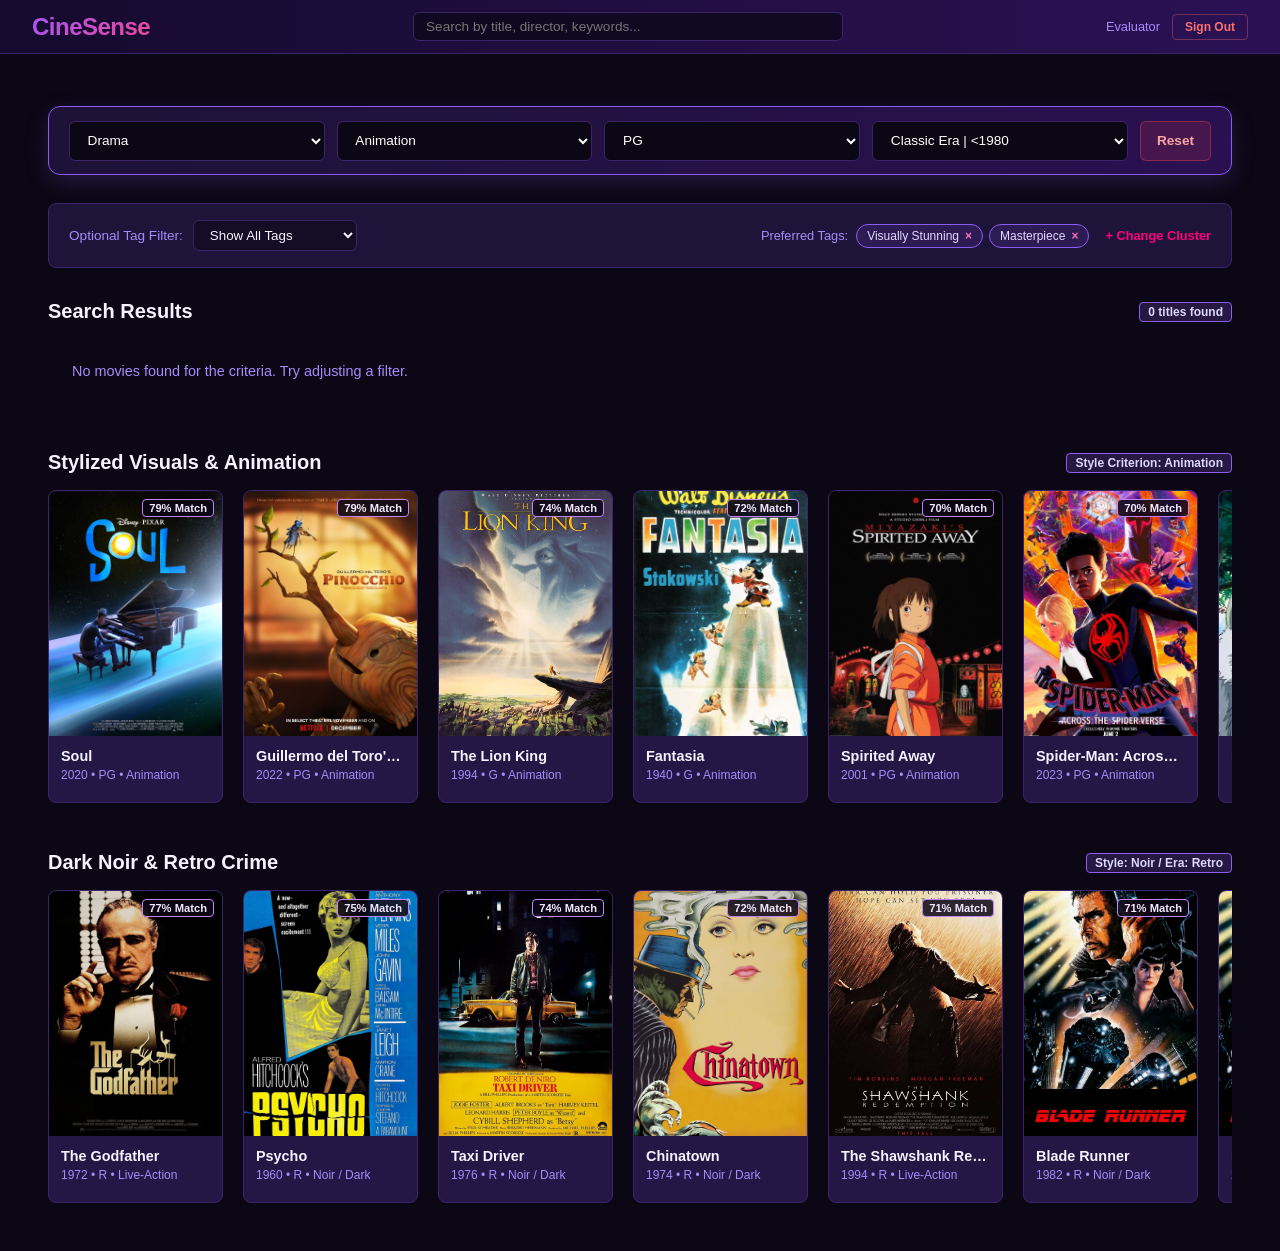
<file: dashboard.html>
<!DOCTYPE html>
<html lang="en">
<head>
  <meta charset="UTF-8">
  <title>Dashboard | CineSense</title>
  <link rel="stylesheet" href="style.css">
  <script src="movies-data.js"></script>
</head>

<body>
  <nav class="cs-nav">
    <div style="display:flex; align-items:center; gap:1.5rem;">
      <a href="index.html" class="cs-brand">CineSense</a>
    </div>
    
    <div class="cs-nav-search">
      <input type="text" id="text-search-input" placeholder="Search by title, director, keywords..." oninput="runPrimarySearch()">
    </div>

    <div style="display: flex; align-items: center; gap: 12px;">
      <span class="cs-user-pill" id="dashboard-user"></span>
      <button class="btn-signout" onclick="handleSignOut()">Sign Out</button>
    </div>
  </nav>

  <div class="dashboard-wrap">
    <div class="primary-search-panel">
      <div class="search-criteria-grid">
        <div class="criteria-selector">
          <select id="filter-genre" onchange="runPrimarySearch()">
            <option value="ALL">All Genres</option>
            <option value="Drama" selected>Drama</option>
            <option value="Action">Action</option>
            <option value="Adventure">Adventure</option>
            <option value="Animation">Animation</option>
            <option value="Comedy">Comedy</option>
            <option value="Crime">Crime</option>
            <option value="Documentary">Documentary</option>
            <option value="Family">Family</option>
            <option value="Fantasy">Fantasy</option>
            <option value="Mystery">Mystery</option>
            <option value="Romance">Romance</option>
            <option value="Sci-Fi">Sci-Fi</option>
            <option value="Thriller">Thriller</option>
          </select>
        </div>

        <div class="criteria-selector">
          <select id="filter-style" onchange="runPrimarySearch()">
            <option value="ALL">All Styles</option>
            <option value="Live-Action">Live-Action</option>
            <option value="Animation">Animation</option>
            <option value="Noir / Dark">Noir / Dark</option>
            <option value="Experimental">Experimental</option>
          </select>
        </div>

        <div class="criteria-selector">
          <select id="filter-age" onchange="runPrimarySearch()">
            <option value="ALL">All Age Ratings</option>
            <option value="G">G</option>
            <option value="PG">PG</option>
            <option value="PG-13">PG-13</option>
            <option value="R">R</option>
          </select>
        </div>

        <div class="criteria-selector">
          <select id="filter-era" onchange="runPrimarySearch()">
            <option value="ALL">All Eras</option>
            <option value="Classic">Classic Era | &lt;1980</option>
            <option value="Retro 80s-90s">Retro Era | 1980 – 1999</option>
            <option value="2000s">Modern Era | 2000 – 2015</option>
            <option value="Contemporary">Contemporary | 2016 – Present</option>
          </select>
        </div>

        <div>
          <button class="btn-reset-filters" onclick="resetFilters()">Reset</button>
        </div>
      </div>
    </div>

    <div class="tag-control-bar">
      <div class="tag-dropdown-group">
        <label style="font-size: 0.85rem; color: var(--cs-text-muted);">Optional Tag Filter:</label>
        <select id="community-tag-select" onchange="filterByDropdownTag(this.value)">
          <option value="ALL">Show All Tags</option>
        </select>
      </div>

      <div style="display: flex; align-items: center; gap: 8px;">
        <span style="font-size: 0.8rem; color: var(--cs-text-muted);">Preferred Tags:</span>
        <div class="active-preference-chips" id="preference-chips"></div>
        <a href="preferences.html" style="font-size: 0.8rem; color: #ff0080; text-decoration: none; margin-left: 8px; font-weight: 600;">+ Change Cluster</a>
      </div>
    </div>

    <div class="shelf-header">
      <span id="results-heading">Search Results</span>
      <span class="shelf-tag" id="results-count-tag">Showing all titles</span>
    </div>

    <div class="movie-shelf" id="shelf-primary-results"></div>

    <div class="shelf-header">
      <span>Stylized Visuals &amp; Animation</span>
      <span class="shelf-tag">Style Criterion: Animation</span>
    </div>
    <div class="movie-shelf" id="shelf-animation"></div>

    <div class="shelf-header">
      <span>Dark Noir &amp; Retro Crime</span>
      <span class="shelf-tag">Style: Noir / Era: Retro</span>
    </div>
    <div class="movie-shelf" id="shelf-noir"></div>
  </div>

  <div class="modal-backdrop" id="movie-modal" onclick="closeMovieModal()">
    <div class="modal-window" onclick="event.stopPropagation()">
      <div class="modal-hero" id="modal-banner">
        <div class="modal-hero-tint"></div>
        <div class="modal-hero-title" id="modal-title"></div>
      </div>
      <div class="modal-content">
        <div style="display: flex; justify-content: space-between; align-items: center; margin-bottom: 0.75rem;">
          <div id="modal-meta" style="font-size: 0.85rem; color: var(--cs-text-muted);"></div>
          <div style="font-size: 1rem; color: #fde68a; font-weight: 700;" id="modal-score"></div>
        </div>

        <p style="font-size: 0.95rem; line-height: 1.6; color: #e9d5ff; margin-bottom: 1rem;" id="modal-desc"></p>

        <div class="modal-rating-container">
          <div class="modal-rating-label">
            Your Rating
            <span>Click a star to rate or update your profile score</span>
          </div>
          <div class="modal-star-group">
            <div id="modal-stars-wrapper" style="display: flex; gap: 3px;"></div>
            <div class="modal-rating-text" id="modal-rating-indicator">--</div>
          </div>
        </div>

        <h4 style="font-size: 0.85rem; text-transform: uppercase; color: var(--cs-text-muted); letter-spacing: 0.5px; margin-top: 1rem;">
          Community Tags (Click any tag to add to your Preferences)
        </h4>
        <div class="tag-badge-container" id="modal-tags-container"></div>

        <div style="margin-top: 2rem; text-align: right;">
          <button class="btn-primary" onclick="closeMovieModal()">Done</button>
        </div>
      </div>
    </div>
  </div>

  <script>
    document.getElementById('dashboard-user').textContent = localStorage.getItem('cinesense_active_user') || 'Evaluator';

    let userPreferredTags = ["visually stunning", "masterpiece"];
    let currentFilterTag = "ALL";
    let activeMovie = null;

    const userCluster = JSON.parse(localStorage.getItem('cineSense_customCluster')) || {
      genre: "Drama",
      style: "Animated",
      rating: "PG",
      era: "Classic | Pre-1980"
    };

    function handleSignOut() {
      localStorage.removeItem('cinesense_active_user');
      localStorage.removeItem('cinesense_user');
      window.location.href = 'index.html';
    }

    // --- Machine Learning / Feature Vector & Cosine Similarity ---
    const ML_GENRES = ["Action","Animation","Crime","Drama","Sci-Fi","Adventure","Family","Comedy","Fantasy","Horror","Mystery","Thriller","Documentary"];
    const ML_STYLES = ["Live-Action","Animation","Animated","Noir / Dark","Experimental","Documentary"];
    const ML_AGES   = ["G","PG","PG-13","R"];
    const ML_ERAS   = ["Classic","Retro 80s-90s","2000s","Contemporary"];

    function normalizeEra(era) {
      if (!era) return "Classic";
      if (era.includes("Pre-1980") || era === "Classic") return "Classic";
      if (era.includes("1980") || era.includes("Retro")) return "Retro 80s-90s";
      if (era.includes("2000") || era.includes("Modern")) return "2000s";
      return "Contemporary";
    }

    function normalizeStyle(style) {
      if (style === "Animated") return "Animation";
      return style;
    }

    function createFeatureVector(item) {
      const vec = [];
      const itemGenres = item.genres || (item.genre ? (Array.isArray(item.genre) ? item.genre : [item.genre]) : []);
      const itemStyle = normalizeStyle(item.style);
      const itemAge = item.age || item.rating;
      const itemEra = normalizeEra(item.era);

      ML_GENRES.forEach(g => vec.push(itemGenres.includes(g) ? 1.5 : 0));
      ML_STYLES.forEach(s => vec.push(itemStyle === s ? 1.2 : 0));
      ML_AGES.forEach(a => vec.push(itemAge === a ? 1.0 : 0));
      ML_ERAS.forEach(e => vec.push(itemEra === e ? 1.0 : 0));

      return vec;
    }

    function cosineSimilarity(vecA, vecB) {
      let dot = 0, normA = 0, normB = 0;
      for (let i = 0; i < vecA.length; i++) {
        dot += vecA[i] * vecB[i];
        normA += vecA[i] * vecA[i];
        normB += vecB[i] * vecB[i];
      }
      if (normA === 0 || normB === 0) return 0;
      return dot / (Math.sqrt(normA) * Math.sqrt(normB));
    }

    const clusterVector = createFeatureVector({
      genres: [userCluster.genre],
      style: userCluster.style,
      age: userCluster.rating,
      era: userCluster.era
    });

    function computeMatchScore(movie) {
      const movieVector = createFeatureVector(movie);
      const sim = cosineSimilarity(clusterVector, movieVector);
      
      // Base score derived from ML cosine similarity (scaled between 55% and 94%)
      let score = Math.round(55 + (sim * 39));

      // Collaborative user tags and rating boosts
      if (movie.userRating > 0) score += (movie.userRating - 3) * 3;
      if (movie.tags) {
        movie.tags.forEach(t => {
          if (userPreferredTags.includes(t.toLowerCase())) score += 3;
        });
      }
      return Math.min(Math.max(score, 50), 99);
    }

    function runPrimarySearch() {
      const query = (document.getElementById('text-search-input').value || '').toLowerCase().trim();
      const selectedGenre = document.getElementById('filter-genre').value;
      const selectedStyle = document.getElementById('filter-style').value;
      const selectedAge   = document.getElementById('filter-age').value;
      const selectedEra   = document.getElementById('filter-era').value;

      const filtered = movies.filter(movie => {
        const movieGenres = movie.genres || [];
        const matchText = !query || 
          movie.title.toLowerCase().includes(query) ||
          movie.desc.toLowerCase().includes(query) ||
          movie.style.toLowerCase().includes(query) ||
          movieGenres.some(g => g.toLowerCase().includes(query));

        const matchGenre = (selectedGenre === 'ALL') || movieGenres.includes(selectedGenre);
        const matchStyle = (selectedStyle === 'ALL') || (normalizeStyle(movie.style) === normalizeStyle(selectedStyle));
        const matchAge   = (selectedAge === 'ALL')   || (movie.age === selectedAge);
        const matchEra   = (selectedEra === 'ALL')   || (movie.era === selectedEra);
        const matchTag   = (currentFilterTag === 'ALL') || (movie.tags && movie.tags.includes(currentFilterTag));

        return matchText && matchGenre && matchStyle && matchAge && matchEra && matchTag;
      });

      // Rank by ML similarity match score
      filtered.sort((a, b) => computeMatchScore(b) - computeMatchScore(a));

      renderPrimaryShelf(filtered);
      document.getElementById('results-count-tag').textContent = `${filtered.length} titles found`;
    }

    function resetFilters() {
      document.getElementById('text-search-input').value = '';
      document.getElementById('filter-genre').value = 'ALL';
      document.getElementById('filter-style').value = 'ALL';
      document.getElementById('filter-age').value = 'ALL';
      document.getElementById('filter-era').value = 'ALL';
      currentFilterTag = 'ALL';
      document.getElementById('community-tag-select').value = 'ALL';
      runPrimarySearch();
      renderCuratedShelves();
    }

    function initializeTagDropdown() {
      const select = document.getElementById('community-tag-select');
      const allTags = new Set();
      movies.forEach(m => {
        if (m.tags) m.tags.forEach(t => allTags.add(t));
      });
      
      allTags.forEach(tag => {
        const option = document.createElement('option');
        option.value = tag;
        option.textContent = tag;
        select.appendChild(option);
      });
    }

    function filterByDropdownTag(tag) {
      currentFilterTag = tag;
      runPrimarySearch();
      renderCuratedShelves();
    }

    function renderPreferenceChips() {
      const container = document.getElementById('preference-chips');
      container.innerHTML = '';
      if (userPreferredTags.length === 0) {
        container.innerHTML = '<span style="font-size:0.75rem; color:var(--cs-text-dim);">No tags added yet.</span>';
        return;
      }
      userPreferredTags.forEach(tag => {
        const chip = document.createElement('div');
        chip.className = 'pref-chip';
        chip.innerHTML = `${tag} <span onclick="removePreferenceTag('${tag}')">×</span>`;
        container.appendChild(chip);
      });
    }

    function addPreferenceTag(tag) {
      const lower = tag.toLowerCase();
      if (!userPreferredTags.includes(lower)) {
        userPreferredTags.push(lower);
        renderPreferenceChips();
        runPrimarySearch();
        renderCuratedShelves();
        if (activeMovie) {
          renderModalTags(activeMovie);
          document.getElementById('modal-score').textContent = `Predicted Affinity: ${computeMatchScore(activeMovie)}%`;
        }
      }
    }

    function removePreferenceTag(tag) {
      const lower = tag.toLowerCase();
      userPreferredTags = userPreferredTags.filter(t => t !== lower);
      renderPreferenceChips();
      runPrimarySearch();
      renderCuratedShelves();
      if (activeMovie) {
        renderModalTags(activeMovie);
        document.getElementById('modal-score').textContent = `Predicted Affinity: ${computeMatchScore(activeMovie)}%`;
      }
    }

    function buildMovieCard(movie) {
      const card = document.createElement('div');
      card.className = 'movie-card';
      card.onclick = () => openMovieModal(movie);

      const match = computeMatchScore(movie);
      const ratingSnippet = movie.userRating > 0 ? `&bull; ★ ${movie.userRating}.0` : '';

      card.innerHTML = `
        <div class="poster-box">
          <span class="match-chip">${match}% Match</span>
          <img src="${movie.img}" alt="${movie.title}" onerror="this.src='images/parasite.jpg'">
        </div>
        <div class="card-details">
          <div class="card-title">${movie.title}</div>
          <div class="card-sub">${movie.year} &bull; ${movie.age} &bull; ${movie.style} ${ratingSnippet}</div>
        </div>
      `;
      return card;
    }

    function renderPrimaryShelf(movieList) {
      const shelf = document.getElementById('shelf-primary-results');
      shelf.innerHTML = '';
      if (movieList.length === 0) {
        shelf.innerHTML = '<div style="padding:1.5rem; color:var(--cs-text-muted); font-size:0.9rem;">No movies found for the criteria. Try adjusting a filter.</div>';
        return;
      }
      movieList.forEach(m => shelf.appendChild(buildMovieCard(m)));
    }

    function renderCuratedShelves() {
      const animShelf = document.getElementById('shelf-animation');
      const noirShelf = document.getElementById('shelf-noir');

      animShelf.innerHTML = '';
      noirShelf.innerHTML = '';

      const animList = movies.filter(m => normalizeStyle(m.style) === 'Animation');
      animList.sort((a, b) => computeMatchScore(b) - computeMatchScore(a));
      animList.forEach(m => animShelf.appendChild(buildMovieCard(m)));

      const noirList = movies.filter(m => m.style === 'Noir / Dark' || (m.genres && m.genres.includes('Crime')));
      noirList.sort((a, b) => computeMatchScore(b) - computeMatchScore(a));
      noirList.forEach(m => noirShelf.appendChild(buildMovieCard(m)));
    }

    function renderModalStarRating(movie) {
      const wrapper = document.getElementById('modal-stars-wrapper');
      const indicator = document.getElementById('modal-rating-indicator');
      wrapper.innerHTML = '';

      indicator.textContent = movie.userRating > 0 ? `${movie.userRating}.0 ★` : 'Not Rated';

      for (let star = 1; star <= 5; star++) {
        const starEl = document.createElement('span');
        starEl.className = `modal-star ${star <= movie.userRating ? 'rated' : ''}`;
        starEl.textContent = '★';

        starEl.onmouseover = () => {
          Array.from(wrapper.children).forEach((s, idx) => {
            s.classList.toggle('hovered', idx < star);
          });
        };

        starEl.onmouseout = () => {
          Array.from(wrapper.children).forEach(s => s.classList.remove('hovered'));
        };

        starEl.onclick = () => {
          movie.userRating = (movie.userRating === star) ? 0 : star;
          renderModalStarRating(movie);
          document.getElementById('modal-score').textContent = `Predicted Affinity: ${computeMatchScore(movie)}%`;
          runPrimarySearch();
          renderCuratedShelves();
        };

        wrapper.appendChild(starEl);
      }
    }

    function openMovieModal(m) {
      activeMovie = m;
      const modal = document.getElementById('movie-modal');
      
      document.getElementById('modal-title').textContent = m.title;
      document.getElementById('modal-banner').style.backgroundImage = `url('${m.img}')`;
      document.getElementById('modal-meta').innerHTML = `
        ${m.year} (${m.era}) &bull; Rated ${m.age} &bull; <strong>Style:</strong> ${m.style} &bull; 
        <strong>Genres:</strong> ${(m.genres || []).join(', ')}
      `;
      document.getElementById('modal-score').textContent = `Predicted Affinity: ${computeMatchScore(m)}%`;
      document.getElementById('modal-desc').textContent = m.desc;

      renderModalStarRating(m);
      renderModalTags(m);
      modal.classList.add('active');
    }

    function renderModalTags(m) {
      const tagBox = document.getElementById('modal-tags-container');
      tagBox.innerHTML = '';
      if (!m.tags) return;
      m.tags.forEach(tag => {
        const isAdded = userPreferredTags.includes(tag.toLowerCase());
        const tagEl = document.createElement('div');
        tagEl.className = `tag-badge ${isAdded ? 'added' : ''}`;
        tagEl.innerHTML = `${tag} ${isAdded ? '✓ Added' : '+ Add to Profile'}`;
        tagEl.onclick = () => {
          if (!isAdded) addPreferenceTag(tag);
          else removePreferenceTag(tag);
        };
        tagBox.appendChild(tagEl);
      });
    }

    function closeMovieModal() {
      activeMovie = null;
      document.getElementById('movie-modal').classList.remove('active');
    }

    if (userCluster) {
      if (userCluster.genre) document.getElementById('filter-genre').value = userCluster.genre;
      if (userCluster.style) document.getElementById('filter-style').value = normalizeStyle(userCluster.style);
      if (userCluster.rating) document.getElementById('filter-age').value = userCluster.rating;
      if (userCluster.era) document.getElementById('filter-era').value = normalizeEra(userCluster.era);
    }

    initializeTagDropdown();
    renderPreferenceChips();
    runPrimarySearch();
    renderCuratedShelves();
  </script>
</body>
</html>
</file>
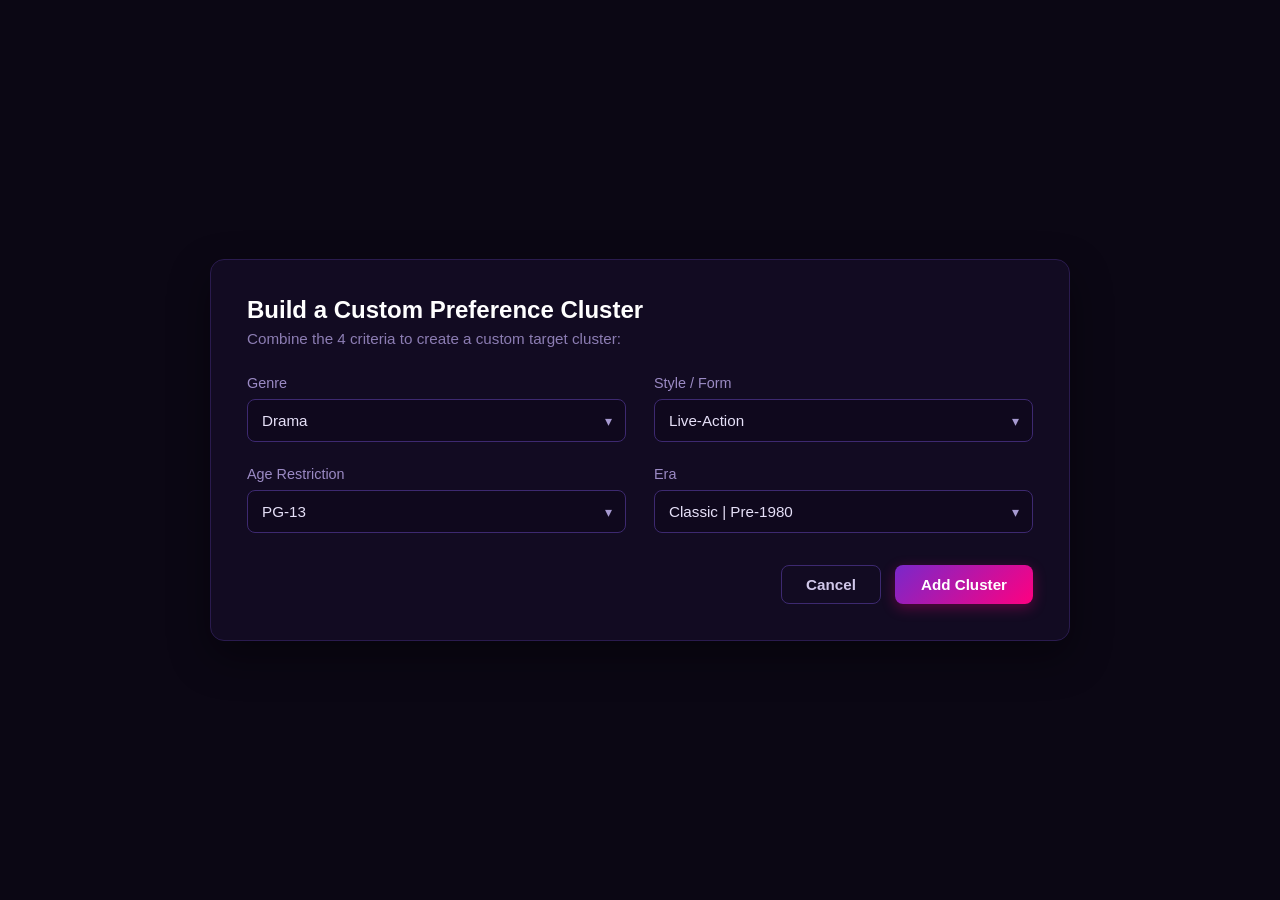
<file: preferences.html>
<!DOCTYPE html>
<html lang="en">
<head>
  <meta charset="UTF-8">
  <meta name="viewport" content="width=device-width, initial-scale=1.0">
  <title>Preferences |  CineSense</title>
  <link rel="stylesheet" href="style.css">
  <link href="https://fonts.googleapis.com/css2?family=Poppins:wght@300;400;500;600;700&display=swap" rel="stylesheet">
  <style>

  </style>
</head>
<body class="cluster-prompt-body">

  <div class="cluster-modal-container">
    <div class="custom-cluster-card">
      <h2 class="cluster-title">Build a Custom Preference Cluster</h2>
      <p class="cluster-subtitle">Combine the 4 criteria to create a custom target cluster:</p>

      <form id="clusterForm">
        <div class="cluster-grid">
          <div class="cluster-field">
            <label for="clusterGenre">Genre</label>
            <div class="select-wrapper">
              <select id="clusterGenre" name="genre">
                <option value="Drama" selected>Drama</option>
                <option value="Action">Action</option>
                <option value="Adventure">Adventure</option>
                <option value="Animation">Animation</option>
                <option value="Comedy">Comedy</option>
                <option value="Crime">Crime</option>
                <option value="Documentary">Documentary</option>
                <option value="Family">Family</option>
                <option value="Fantasy">Fantasy</option>
                <option value="Mystery">Mystery</option>
                <option value="Romance">Romance</option>
                <option value="Sci-Fi">Sci-Fi</option>
                <option value="Thriller">Thriller</option>
              </select>
            </div>
          </div>

          <div class="cluster-field">
            <label for="clusterStyle">Style / Form</label>
            <div class="select-wrapper">
              <select id="clusterStyle" name="style">
              <option value="Live-Action">Live-Action</option>
              <option value="Animation">Animation</option>
              <option value="Noir / Dark">Noir / Dark</option>
              <option value="Experimental">Experimental</option>
              </select>
            </div>
          </div>

          <div class="cluster-field">
            <label for="clusterRating">Age Restriction</label>
            <div class="select-wrapper">
              <select id="clusterRating" name="rating">
                <option value="G">G</option>
                <option value="PG">PG</option>
                <option value="PG-13" selected>PG-13</option>
                <option value="R">R</option>
              </select>
            </div>
          </div>

          <div class="cluster-field">
            <label for="clusterEra">Era</label>
            <div class="select-wrapper">
              <select id="clusterEra" name="era">
                <option value="Classic | Pre-1980" selected>Classic | Pre-1980</option>
                <option value="Modern | 1980–1999">Modern | 1980–1999</option>
                <option value="2000s | 2000–2015">2000s | 2000–2015</option>
                <option value="Contemporary | 2016–Present">Contemporary | 2016–Present</option>
              </select>
            </div>
          </div>
        </div>

        <div class="cluster-actions">
          <button type="button" class="btn-cluster-cancel" id="cancelClusterBtn">Cancel</button>
          <button type="submit" class="btn-cluster-add">Add Cluster</button>
        </div>
      </form>
    </div>
  </div>

  <script>
    document.addEventListener("DOMContentLoaded", () => {
      const savedCluster = JSON.parse(localStorage.getItem("cineSense_customCluster"));
      if (savedCluster) {
        if (savedCluster.genre) document.getElementById("clusterGenre").value = savedCluster.genre;
        if (savedCluster.style) document.getElementById("clusterStyle").value = savedCluster.style;
        if (savedCluster.rating) document.getElementById("clusterRating").value = savedCluster.rating;
        if (savedCluster.era) document.getElementById("clusterEra").value = savedCluster.era;
      }

      document.getElementById("cancelClusterBtn").addEventListener("click", () => {
        window.location.href = "dashboard.html";
      });

      document.getElementById("clusterForm").addEventListener("submit", (e) => {
        e.preventDefault();
        const cluster = {
          genre: document.getElementById("clusterGenre").value,
          style: document.getElementById("clusterStyle").value,
          rating: document.getElementById("clusterRating").value,
          era: document.getElementById("clusterEra").value
        };

        localStorage.setItem("cineSense_customCluster", JSON.stringify(cluster));
        window.location.href = "dashboard.html";
      });
    });
  </script>
</body>
</html>
</file>
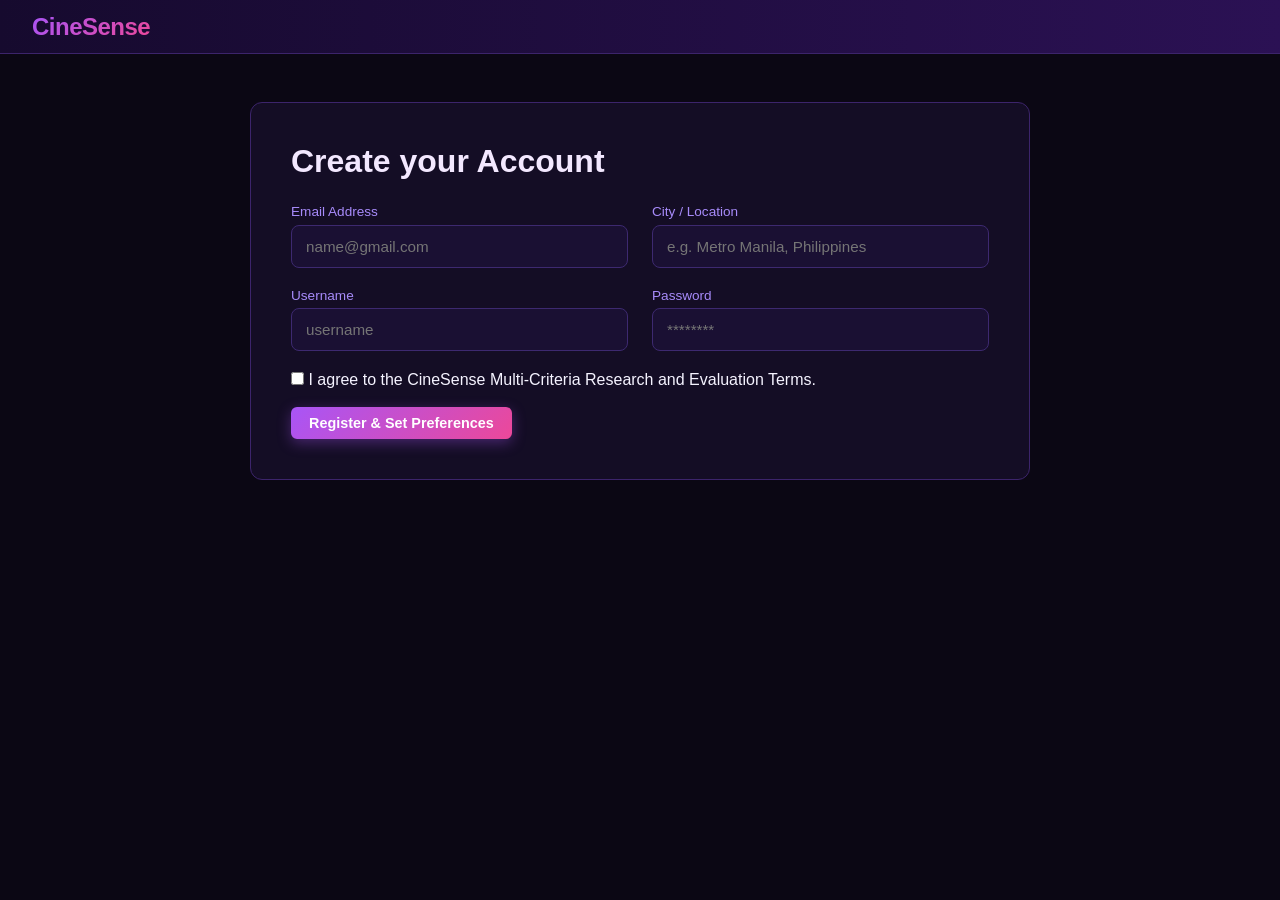
<file: register.html>
<!DOCTYPE html>
<html lang="en">
<head>
  <meta charset="UTF-8">
  <title>Register | CineSense</title>
  <link rel="stylesheet" href="style.css">
</head>

<body>
  <nav class="cs-nav">
    <a href="index.html" class="cs-brand">CineSense</a>
  </nav>

  <div class="form-panel">
    <h2>Create your Account</h2>
    <form onsubmit="handleRegistration(event)">
      <div class="form-grid">
        <div class="form-col">
          <div class="cs-field">
            <label>Email Address</label>
            <input type="email" id="email" placeholder="name@gmail.com" required autocomplete="email">
          </div>
          <div class="cs-field">
            <label>Username</label>
            <input type="text" id="username" placeholder="username" required autocomplete="username">
          </div>
        </div>

        <div class="form-col">
          <div class="cs-field">
            <label>City / Location</label>
            <input type="text" placeholder="e.g. Metro Manila, Philippines" required>
          </div>
          <div class="cs-field">
            <label>Password</label>
            <input type="password" placeholder="********" required autocomplete="new-password">
          </div>
        </div>
      </div>

      <div class="terms-row">
        <input type="checkbox" id="agree" required>
        <label for="agree">
          I agree to the CineSense Multi-Criteria Research and Evaluation Terms. 
        </label>
      </div>
      <br/>
      <button type="submit" class="btn-primary">Register &amp; Set Preferences</button>
    </form>
  </div>

  <script>
    function handleRegistration(e) {
      e.preventDefault();
      localStorage.setItem('cinesense_active_user', document.getElementById('username').value);
      window.location.href = 'preferences.html';
    }
  </script>
</body>
</html>
</file>
<file: style.css>
/* ROOT VARIABLES & THEME TOKENS */

:root {
  --cs-bg-base: #0b0714;
  --cs-bg-surface: #140d25;
  --cs-bg-panel: #1e1338;
  --cs-bg-card: #251745;
  --cs-border: #3c246b;
  --cs-purple-main: #8b5cf6;
  --cs-purple-hover: #7c3aed;
  --cs-gradient-accent: linear-gradient(135deg, #a855f7 0%, #ec4899 100%);
  --cs-gradient-nav: linear-gradient(90deg, #160a2e 0%, #2b1154 100%);
  --cs-gradient-hero: linear-gradient(135deg, #1e0b47 0%, #4c1d95 50%, #831843 100%);
  --cs-text-light: #f5f3ff;
  --cs-text-muted: #a78bfa;
  --cs-text-dim: #7c6fa0;
  --star-gold: #fbbf24;
  --star-inactive: #4c3d6e;
  --tag-bg: #2d1b54;
}

/* BASE & RESET */

* {
  box-sizing: border-box;
  margin: 0;
  padding: 0;
  font-family: -apple-system, BlinkMacSystemFont, "Segoe UI", Roboto, Helvetica, Arial, sans-serif;
}

body {
  background-color: var(--cs-bg-base);
  color: var(--cs-text-light);
  min-height: 100vh;
}

/* NAVIGATION BAR */

.cs-nav {
  background: var(--cs-gradient-nav);
  height: 54px;
  display: flex;
  align-items: center;
  justify-content: space-between;
  padding: 0 2rem;
  border-bottom: 1px solid var(--cs-border);
  position: sticky;
  top: 0;
  z-index: 100;
}

.cs-brand {
  font-size: 1.5rem;
  font-weight: 800;
  letter-spacing: -0.5px;
  background: var(--cs-gradient-accent);
  background-clip: text;
  -webkit-background-clip: text;
  -webkit-text-fill-color: transparent;
  text-decoration: none;
}

.cs-nav-search {
  flex: 0.45;
  max-width: 480px;
}

.cs-nav-search input {
  width: 100%;
  background: rgba(11, 7, 20, 0.7);
  border: 1px solid var(--cs-border);
  border-radius: 6px;
  color: var(--cs-text-light);
  padding: 6px 12px;
  font-size: 0.85rem;
  outline: none;
}

.cs-nav-search input:focus {
  border-color: var(--cs-purple-main);
}

.cs-user-pill {
  font-size: 0.8rem;
  color: var(--cs-text-muted);
}

/* BUTTONS & ACTIONS */

.btn-primary {
  background: var(--cs-gradient-accent);
  color: #fff;
  border: none;
  padding: 8px 18px;
  border-radius: 6px;
  font-weight: 600;
  font-size: 0.9rem;
  cursor: pointer;
  text-decoration: none;
  display: inline-flex;
  align-items: center;
  gap: 6px;
  box-shadow: 0 4px 14px rgba(168, 85, 247, 0.35);
  transition: transform 0.15s ease;
}

.btn-primary:hover {
  transform: translateY(-1px);
}

.btn-outline {
  background: transparent;
  color: var(--cs-text-light);
  border: 1px solid var(--cs-purple-main);
  padding: 7px 15px;
  border-radius: 6px;
  font-weight: 600;
  font-size: 0.9rem;
  cursor: pointer;
  text-decoration: none;
}

.btn-signout {
  background: transparent;
  color: #f87171;
  border: 1px solid rgba(248, 113, 113, 0.35);
  padding: 4px 10px;
  border-radius: 4px;
  font-size: 0.75rem;
  font-weight: 600;
  cursor: pointer;
  transition: all 0.2s ease;
}

.btn-signout:hover {
  background: rgba(248, 113, 113, 0.15);
  border-color: #ef4444;
  color: #fca5a5;
}

.btn-reset-filters {
  background: rgba(239, 68, 68, 0.15);
  border: 1px solid rgba(239, 68, 68, 0.4);
  color: #fca5a5;
  padding: 0.65rem 1rem;
  border-radius: 6px;
  font-size: 0.85rem;
  cursor: pointer;
  font-weight: 600;
  transition: background 0.2s ease;
}

.btn-reset-filters:hover {
  background: rgba(239, 68, 68, 0.3);
}

/* HERO & EXPLAINER SECTIONS */

.cs-hero {
  background: var(--cs-gradient-hero);
  padding: 5rem 10%;
  border-bottom: 1px solid var(--cs-border);
}

.cs-hero h1 {
  font-size: 3.5rem;
  font-weight: 800;
  margin-bottom: 0.75rem;
  letter-spacing: -1px;
}

.cs-hero p {
  font-size: 1.25rem;
  color: #e9d5ff;
  max-width: 680px;
  line-height: 1.5;
  margin-bottom: 2rem;
}

.cs-hero-actions {
  display: flex;
  align-items: center;
  gap: 1.25rem;
}

.cs-explainer-section {
  padding: 4rem 10%;
  display: grid;
  grid-template-columns: 1fr 1fr;
  gap: 3rem;
  align-items: center;
}

.cs-explainer-section h2 {
  font-size: 2rem;
  color: #c084fc;
  margin-bottom: 1rem;
}

.cs-explainer-section p {
  color: #d8b4fe;
  line-height: 1.6;
}

/* FORMS & INPUT CONTROLS */

.form-panel {
  max-width: 780px;
  margin: 3rem auto;
  background: var(--cs-bg-surface);
  border: 1px solid var(--cs-border);
  border-radius: 12px;
  padding: 2.5rem;
}

.form-panel h2 {
  font-size: 2rem;
  font-weight: 700;
  margin-bottom: 1.5rem;
  color: #f3e8ff;
}

.form-grid {
  display: grid;
  grid-template-columns: 1fr 1fr;
  gap: 1.5rem;
}

.cs-field {
  display: flex;
  flex-direction: column;
  margin-bottom: 1.25rem;
}

.cs-field label {
  font-size: 0.85rem;
  color: var(--cs-text-muted);
  margin-bottom: 0.35rem;
}

.cs-field input, .cs-field select {
  background: var(--cs-bg-panel);
  border: 1px solid var(--cs-border);
  color: #fff;
  padding: 0.65rem;
  border-radius: 6px;
  outline: none;
}

.cs-field input:focus, .cs-field select:focus {
  border-color: var(--cs-purple-main);
}

/* POINT CLUSTERS & SELECTION */

.clusters-grid {
  display: grid;
  grid-template-columns: 1fr 1fr;
  gap: 1.25rem;
  margin-top: 1.5rem;
}

.cluster-card {
  background: var(--cs-bg-panel);
  border: 1px solid var(--cs-border);
  padding: 1.25rem;
  border-radius: 8px;
  display: flex;
  gap: 12px;
}

.btn-point {
  width: 32px;
  height: 32px;
  border-radius: 6px;
  background: #2a1b4e;
  border: 1px solid var(--cs-border);
  color: #fff;
  font-size: 1.1rem;
  cursor: pointer;
  display: flex;
  align-items: center;
  justify-content: center;
  font-weight: bold;
}

.btn-point.active {
  background: var(--cs-gradient-accent);
  border: none;
}

.cluster-posters {
  display: flex;
  gap: 8px;
  margin-top: 8px;
}

.mini-thumb {
  width: 52px;
  height: 74px;
  border-radius: 4px;
  background-size: cover;
  background-position: center;
}

.cluster-card {
  cursor: pointer;
  user-select: none;
  transition: all 0.25s ease;
  position: relative;
  border: 1px solid var(--cs-border);
  background: var(--cs-bg-panel);
  padding: 1.25rem;
  border-radius: 10px;
  display: flex;
  gap: 12px;
}

.cluster-card:hover {
  transform: translateY(-2px);
  border-color: rgba(168, 85, 247, 0.6);
  box-shadow: 0 4px 16px rgba(168, 85, 247, 0.15);
}

.cluster-card.picked {
  border: 1.5px solid #d946ef;
  background: linear-gradient(135deg, rgba(30, 19, 56, 0.95), rgba(76, 29, 149, 0.45));
  box-shadow: 0 0 20px rgba(217, 70, 239, 0.45), inset 0 0 12px rgba(168, 85, 247, 0.2);
  transform: translateY(-2px);
}

.selection-indicator {
  width: 24px;
  height: 24px;
  border-radius: 50%;
  border: 1px solid var(--cs-border);
  background: rgba(11, 7, 20, 0.6);
  display: flex;
  align-items: center;
  justify-content: center;
  font-size: 0.75rem;
  font-weight: bold;
  color: transparent;
  transition: all 0.2s ease;
  flex-shrink: 0;
}

.cluster-card.picked .selection-indicator {
  background: var(--cs-gradient-accent);
  border-color: #d946ef;
  color: #fff;
  box-shadow: 0 0 8px rgba(217, 70, 239, 0.8);
}

.card-actions-bar {
  display: flex;
  justify-content: space-between;
  align-items: center;
  margin-top: 2rem;
  flex-wrap: wrap;
  gap: 1rem;
}

.custom-cluster-dialog {
  background: var(--cs-bg-surface);
  border: 1px solid var(--cs-border);
  border-radius: 12px;
  padding: 2rem;
  max-width: 550px;
  width: 100%;
}

.custom-form-grid {
  display: grid;
  grid-template-columns: 1fr 1fr;
  gap: 1rem;
  margin: 1.25rem 0;
}

/* DASHBOARD & MOVIE SHELVES */

.dashboard-wrap {
  padding: 2rem 3rem;
  max-width: 1440px;
  margin: 0 auto;
}

.shelf-header {
  font-size: 1.25rem;
  font-weight: 700;
  margin: 2rem 0 1rem;
  display: flex;
  align-items: center;
  justify-content: space-between;
}

.shelf-tag {
  font-size: 0.75rem;
  background: rgba(139, 92, 246, 0.2);
  border: 1px solid var(--cs-purple-main);
  padding: 2px 8px;
  border-radius: 4px;
  color: #ddd6fe;
}

.movie-shelf {
  display: flex;
  gap: 1.25rem;
  overflow-x: auto;
  padding-bottom: 1rem;
}

.movie-card {
  min-width: 175px;
  max-width: 175px;
  background: var(--cs-bg-card);
  border: 1px solid var(--cs-border);
  border-radius: 8px;
  overflow: hidden;
  display: flex;
  flex-direction: column;
  cursor: pointer;
  transition: transform 0.2s, box-shadow 0.2s;
}

.movie-card:hover {
  transform: translateY(-4px);
  box-shadow: 0 8px 20px rgba(139, 92, 246, 0.25);
}

.poster-box {
  width: 100%;
  height: 245px;
  position: relative;
  background-color: #170d2c;
}

.poster-box img {
  width: 100%;
  height: 100%;
  object-fit: cover;
}

.match-chip {
  position: absolute;
  top: 8px;
  right: 8px;
  background: rgba(11, 7, 20, 0.85);
  backdrop-filter: blur(4px);
  border: 1px solid #c084fc;
  color: #f3e8ff;
  font-size: 0.7rem;
  font-weight: 700;
  padding: 2px 6px;
  border-radius: 4px;
}

.card-details {
  padding: 0.75rem;
  display: flex;
  flex-direction: column;
  flex: 1;
}

.card-title {
  font-size: 0.9rem;
  font-weight: 600;
  white-space: nowrap;
  overflow: hidden;
  text-overflow: ellipsis;
}

.card-sub {
  font-size: 0.75rem;
  color: var(--cs-text-muted);
  margin: 4px 0 8px;
}

/* STAR RATING CONTROLS */

.star-rating-box {
  display: flex;
  align-items: center;
  gap: 3px;
  margin-top: auto;
}

.star-btn {
  font-size: 1.1rem;
  color: var(--star-inactive);
  cursor: pointer;
  transition: color 0.15s ease, transform 0.15s ease;
  user-select: none;
}

.star-btn:hover {
  transform: scale(1.2);
}

.star-btn.rated {
  color: var(--star-gold);
}

.user-rating-val {
  font-size: 0.75rem;
  margin-left: 6px;
  color: #fde68a;
  font-weight: 600;
}

/* SEARCH & FILTER PANELS */

.primary-search-panel {
  background: linear-gradient(135deg, rgba(30, 19, 56, 0.95), rgba(43, 17, 84, 0.95));
  border: 1px solid var(--cs-purple-main);
  border-radius: 12px;
  padding: 1.25rem 1.5rem;
  margin: 1.5rem auto 2rem auto;
  box-shadow: 0 8px 24px rgba(139, 92, 246, 0.2);
}

.search-panel-title {
  display: flex;
  justify-content: space-between;
  align-items: center;
  font-size: 0.9rem;
  font-weight: 700;
  color: #e9d5ff;
  margin-bottom: 1rem;
  text-transform: uppercase;
  letter-spacing: 0.5px;
}

.search-criteria-grid {
  display: grid;
  grid-template-columns: repeat(4, 1fr) auto;
  gap: 1rem;
  align-items: flex-end;
}

.criteria-selector {
  display: flex;
  flex-direction: column;
  gap: 0.4rem;
}

.criteria-selector label {
  font-size: 0.75rem;
  font-weight: 600;
  color: var(--cs-text-muted);
  text-transform: uppercase;
}

.criteria-selector select {
  background: var(--cs-bg-base);
  border: 1px solid var(--cs-border);
  color: #fff;
  padding: 0.65rem 0.85rem;
  border-radius: 6px;
  font-size: 0.85rem;
  outline: none;
  cursor: pointer;
  transition: border-color 0.2s ease;
}

.criteria-selector select:focus {
  border-color: var(--cs-purple-main);
}

/* Minimalist single-row primary filter bar */
.primary-search-panel {
  padding: 0.85rem 1.25rem;
  margin: 1.25rem auto 1.75rem auto;
}

.search-criteria-grid {
  display: grid;
  grid-template-columns: repeat(4, 1fr) auto;
  gap: 0.75rem;
  align-items: center;
}

.criteria-selector select {
  width: 100%;
  height: 40px;
}

.btn-reset-filters {
  height: 40px;
  white-space: nowrap;
}

.btn-signout {
  background: transparent;
  color: #f87171;
  border: 1px solid rgba(248, 113, 113, 0.35);
  padding: 5px 12px;
  border-radius: 4px;
  font-size: 0.75rem;
  font-weight: 600;
  cursor: pointer;
  transition: all 0.2s ease;
}

.btn-signout:hover {
  background: rgba(248, 113, 113, 0.15);
  border-color: #ef4444;
  color: #fca5a5;
}

/* COMMUNITY TAGS & PREFERENCE CHIPS */

.tag-control-bar {
  background: var(--cs-bg-panel);
  border: 1px solid var(--cs-border);
  padding: 1rem 1.25rem;
  border-radius: 8px;
  margin-bottom: 2rem;
  display: flex;
  align-items: center;
  justify-content: space-between;
  flex-wrap: wrap;
  gap: 1rem;
}

.tag-dropdown-group {
  display: flex;
  align-items: center;
  gap: 10px;
}

.tag-dropdown-group select {
  background: var(--cs-bg-surface);
  border: 1px solid var(--cs-border);
  color: var(--cs-text-light);
  padding: 6px 12px;
  border-radius: 6px;
  outline: none;
}

.active-preference-chips {
  display: flex;
  gap: 6px;
  flex-wrap: wrap;
}

.pref-chip {
  background: var(--tag-bg);
  border: 1px solid var(--cs-purple-main);
  color: #e9d5ff;
  font-size: 0.75rem;
  padding: 4px 10px;
  border-radius: 9999px;
  display: flex;
  align-items: center;
  gap: 6px;
  text-transform: capitalize;
}

.pref-chip span {
  cursor: pointer;
  color: #f472b6;
  font-weight: bold;
}

/* MODAL VIEW & MODAL RATINGS */

.modal-backdrop {
  position: fixed;
  inset: 0;
  background: rgba(11, 7, 20, 0.85);
  backdrop-filter: blur(6px);
  display: none;
  justify-content: center;
  align-items: center;
  z-index: 500;
  padding: 1.5rem;
}

.modal-backdrop.active {
  display: flex;
}

.modal-window {
  background: var(--cs-bg-surface);
  border: 1px solid var(--cs-border);
  border-radius: 12px;
  max-width: 850px;
  width: 100%;
  max-height: 90vh;
  overflow-y: auto;
}

.modal-hero {
  height: 250px;
  background-size: cover;
  background-position: center;
  position: relative;
  display: flex;
  align-items: flex-end;
  padding: 1.5rem;
}

.modal-hero-tint {
  position: absolute;
  inset: 0;
  background: linear-gradient(0deg, var(--cs-bg-surface) 10%, transparent 100%);
}

.modal-hero-title {
  position: relative;
  z-index: 2;
  font-size: 1.8rem;
  font-weight: 800;
}

.modal-content {
  padding: 1.75rem;
}

.tag-badge-container {
  display: flex;
  flex-wrap: wrap;
  gap: 8px;
  margin-top: 1rem;
}

.tag-badge {
  background: var(--tag-bg);
  border: 1px solid var(--cs-border);
  color: #ddd6fe;
  font-size: 0.8rem;
  padding: 5px 10px;
  border-radius: 6px;
  cursor: pointer;
  transition: all 0.15s ease;
}

.tag-badge:hover {
  background: var(--cs-purple-main);
  color: #fff;
}

.tag-badge.added {
  background: var(--cs-gradient-accent);
  color: #fff;
  border: none;
}

.modal-rating-container {
  display: flex;
  align-items: center;
  justify-content: space-between;
  background: rgba(139, 92, 246, 0.12);
  border: 1px solid var(--cs-border);
  border-radius: 8px;
  padding: 0.85rem 1.25rem;
  margin: 1.25rem 0;
}

.modal-rating-label {
  font-size: 0.85rem;
  font-weight: 600;
  color: var(--cs-text-light);
  display: flex;
  flex-direction: column;
  gap: 2px;
}

.modal-rating-label span {
  font-size: 0.75rem;
  color: var(--cs-text-muted);
  font-weight: 400;
}

.modal-star-group {
  display: flex;
  align-items: center;
  gap: 4px;
}

.modal-star {
  font-size: 1.6rem;
  color: var(--star-inactive);
  cursor: pointer;
  transition: transform 0.15s ease, color 0.15s ease;
  user-select: none;
}

.modal-star:hover {
  transform: scale(1.2);
}

.modal-star.rated,
.modal-star.hovered {
  color: var(--star-gold);
}

.modal-rating-text {
  font-size: 0.85rem;
  font-weight: 700;
  color: #fde68a;
  min-width: 48px;
  text-align: right;
  margin-left: 6px;
}

/* RESPONSIVE / MEDIA QUERIES */

@media (max-width: 900px) {
  .search-criteria-grid {
    grid-template-columns: 1fr 1fr;
  }
}

@media (max-width: 800px) {
  .search-criteria-grid {
    grid-template-columns: 1fr 1fr;
  }
}

/* CUSTOM CLUSTER BUILDER & TAILOR MATCH STYLES */

.preferences-main {
  max-width: 820px;
  margin: 40px auto;
  padding: 0 20px;
}

.custom-cluster-card {
  background: #120b22;
  border: 1px solid #2a1b4e;
  border-radius: 14px;
  padding: 36px;
  box-shadow: 0 16px 40px rgba(0, 0, 0, 0.4);
}

.cluster-title {
  font-size: 1.5rem;
  font-weight: 700;
  color: #ffffff;
  margin-bottom: 6px;
}

.cluster-subtitle {
  color: #8c7db3;
  font-size: 0.95rem;
  margin-bottom: 28px;
}

.cluster-grid {
  display: grid;
  grid-template-columns: 1fr 1fr;
  gap: 24px 28px;
  margin-bottom: 32px;
}

@media (max-width: 640px) {
  .cluster-grid {
    grid-template-columns: 1fr;
  }
}

.cluster-field {
  display: flex;
  flex-direction: column;
  gap: 8px;
}

.cluster-field label {
  color: #9b8ac4;
  font-size: 0.9rem;
  font-weight: 500;
}

.select-wrapper {
  position: relative;
}

.select-wrapper select {
  width: 100%;
  background: #0f081d;
  color: #e6e0f8;
  border: 1px solid #3d2970;
  border-radius: 8px;
  padding: 12px 14px;
  font-size: 0.95rem;
  cursor: pointer;
  appearance: none;
  outline: none;
  transition: border-color 0.2s, box-shadow 0.2s;
}

.select-wrapper::after {
  content: "▾";
  position: absolute;
  right: 14px;
  top: 50%;
  transform: translateY(-50%);
  color: #a79ad1;
  pointer-events: none;
  font-size: 0.9rem;
}

.select-wrapper select:focus {
  border-color: #8a4bff;
  box-shadow: 0 0 0 3px rgba(138, 75, 255, 0.2);
}

.cluster-actions {
  display: flex;
  justify-content: flex-end;
  gap: 14px;
}

.btn-cluster-cancel {
  background: transparent;
  color: #d1c8ea;
  border: 1px solid #3d2970;
  border-radius: 8px;
  padding: 10px 24px;
  font-size: 0.95rem;
  font-weight: 600;
  cursor: pointer;
  transition: background 0.2s, color 0.2s;
}

.btn-cluster-cancel:hover {
  background: #2a1b4e;
  color: #fff;
}

.btn-cluster-add {
  background: linear-gradient(135deg, #7928ca, #ff0080);
  color: #fff;
  border: none;
  border-radius: 8px;
  padding: 10px 26px;
  font-size: 0.95rem;
  font-weight: 600;
  cursor: pointer;
  box-shadow: 0 4px 14px rgba(255, 0, 128, 0.3);
  transition: opacity 0.2s, transform 0.1s;
}

.btn-cluster-add:hover {
  opacity: 0.95;
  transform: translateY(-1px);
}

/* Dashboard Banner & Badges */

.active-cluster-banner {
  display: flex;
  flex-wrap: wrap;
  align-items: center;
  gap: 10px;
  padding-top: 12px;
  margin-top: 12px;
  border-top: 1px solid #231640;
}

.cluster-badge-label {
  font-size: 0.85rem;
  color: #a79ad1;
  font-weight: 600;
}

.cluster-tag {
  background: #1f143a;
  border: 1px solid #382464;
  color: #d8cff5;
  font-size: 0.82rem;
  padding: 4px 10px;
  border-radius: 6px;
}

.change-cluster-link {
  color: #ff0080;
  text-decoration: none;
  font-size: 0.85rem;
  font-weight: 600;
  margin-left: 8px;
}

.change-cluster-link:hover {
  text-decoration: underline;
}

.match-score-badge {
  position: absolute;
  top: 10px;
  right: 10px;
  padding: 4px 10px;
  border-radius: 6px;
  font-size: 0.78rem;
  font-weight: 700;
  box-shadow: 0 4px 10px rgba(0,0,0,0.5);
  z-index: 2;
}

.high-match {
  background: #10b981;
  color: #fff;
}

.mid-match {
  background: #f59e0b;
  color: #fff;
}

.low-match {
  background: #4b367c;
  color: #c7beea;
}

.cs-field input:-webkit-autofill,
.cs-field input:-webkit-autofill:hover, 
.cs-field input:-webkit-autofill:focus, 
.cs-field input:-webkit-autofill:active {
  -webkit-box-shadow: 0 0 0 1000px #1a1033 inset !important;
  -webkit-text-fill-color: #ffffff !important;
  caret-color: #ffffff !important;
  transition: background-color 5000s ease-in-out 0s;
}

.cs-field input {
  background-color: #1a1033 !important;
  color: #ffffff !important;
  border: 1px solid #3d2970 !important;
  border-radius: 8px !important;
  padding: 12px 14px !important;
  font-size: 0.95rem !important;
  outline: none !important;
  width: 100%;
}

.cs-field input:focus {
  border-color: #8a4bff !important;
  box-shadow: 0 0 0 3px rgba(138, 75, 255, 0.2) !important;
}

/* Centers the entire page content horizontally and vertically */
body.cluster-prompt-body {
  background-color: #0b0714;
  display: flex;
  align-items: center;
  justify-content: center;
  min-height: 100vh;
  width: 100vw;
  box-sizing: border-box;
  padding: 20px;
}

.cluster-modal-container {
  width: 100%;
  max-width: 860px;
  margin: auto;
}
</file>
